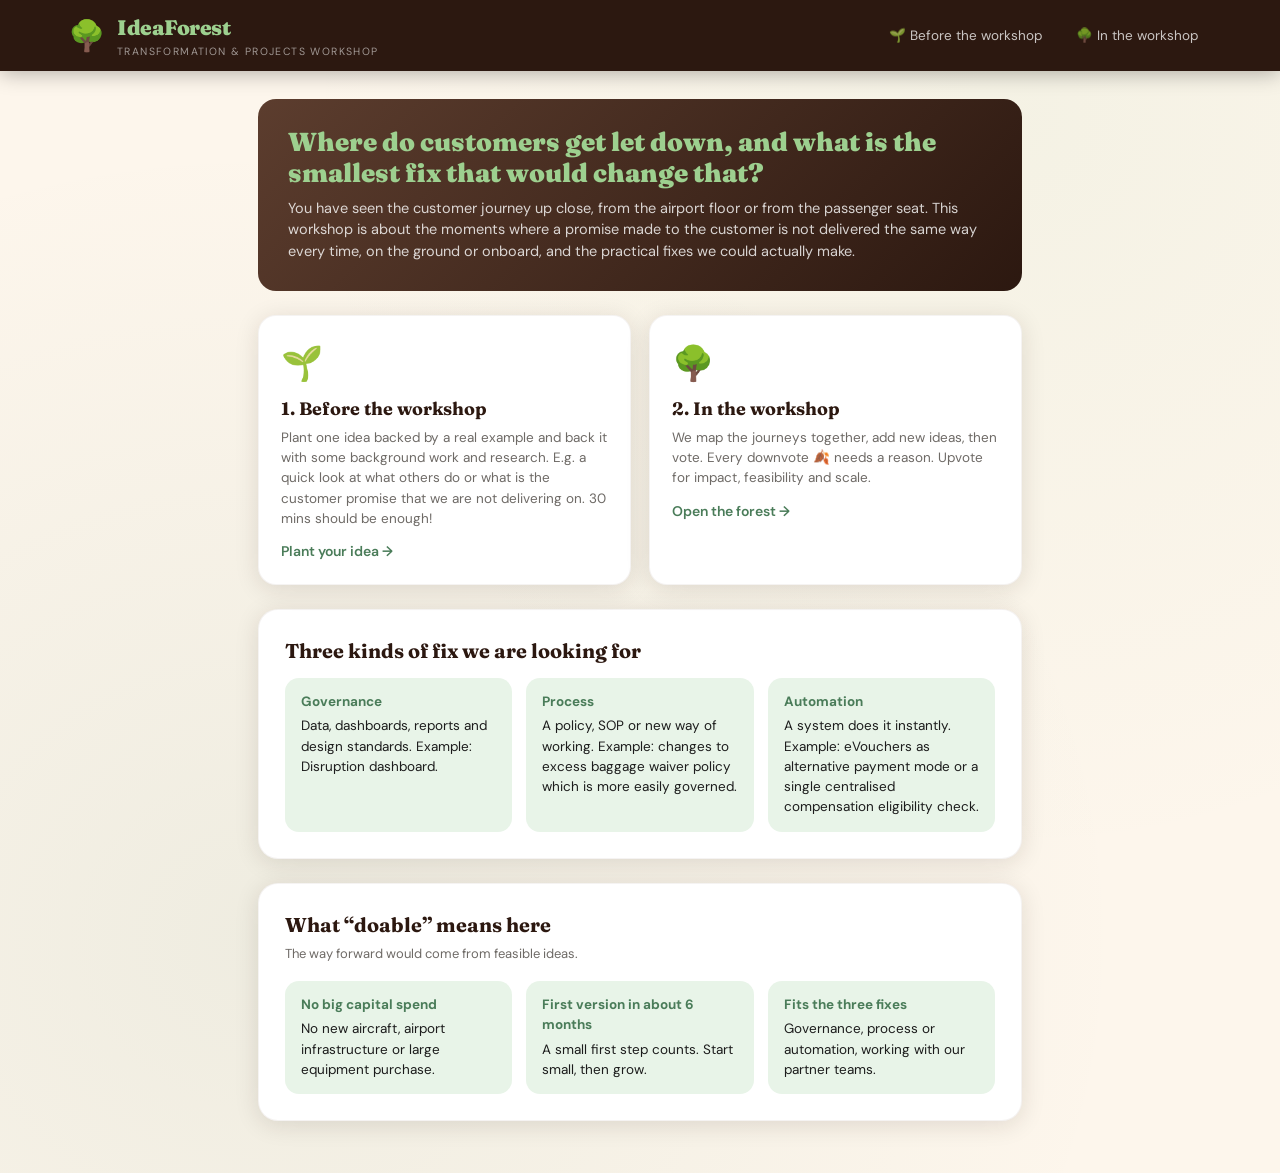
<file: index.html>
<!DOCTYPE html>
<html lang="en">
<head>
<meta charset="UTF-8">
<meta name="viewport" content="width=device-width, initial-scale=1.0">
<title>IdeaForest | Where ideas grow</title>
<link href="https://fonts.googleapis.com/css2?family=Fraunces:ital,wght@0,300;0,600;0,900;1,300&family=DM+Sans:wght@300;400;500;600&display=swap" rel="stylesheet">
<link rel="stylesheet" href="style.css">
</head>
<body>
<header><div class="header-inner">
  <a class="logo" href="index.html"><div class="logo-icon">🌳</div><div class="logo-text"><h1>IdeaForest</h1><p>Transformation &amp; Projects Workshop</p></div></a>
  <nav class="nav"><a href="prepare.html">🌱 Before the workshop</a><a href="workshop.html">🌳 In the workshop</a></nav>
</div></header>
<main class="container narrow">
  <div class="hero">
    <h2>Where do customers get let down, and what is the smallest fix that would change that?</h2>
    <p>You have seen the customer journey up close, from the airport floor or from the passenger seat. This workshop is about the moments where a promise made to the customer is not delivered the same way every time, on the ground or onboard, and the practical fixes we could actually make.</p>
  </div>

  <div class="steps">
    <a class="step-card" href="prepare.html">
      <div class="big">🌱</div><h3>1. Before the workshop</h3>
      <p>Plant one idea backed by a real example and back it with some background work and research. E.g. a quick look at what others do or what is the customer promise that we are not delivering on. 30 mins should be enough!</p>
      <div class="go">Plant your idea →</div>
    </a>
    <a class="step-card" href="workshop.html">
      <div class="big">🌳</div><h3>2. In the workshop</h3>
      <p>We map the journeys together, add new ideas, then vote. Every downvote 🍂 needs a reason. Upvote for impact, feasibility and scale.</p>
      <div class="go">Open the forest →</div>
    </a>
  </div>

  <div class="card">
    <h2>Three kinds of fix we are looking for</h2>
    <div class="rubric">
      <div><strong>Governance</strong>Data, dashboards, reports and design standards. Example: Disruption dashboard.</div>
      <div><strong>Process</strong>A policy, SOP or new way of working. Example: changes to excess baggage waiver policy which is more easily governed.</div>
      <div><strong>Automation</strong>A system does it instantly. Example: eVouchers as alternative payment mode or a single centralised compensation eligibility check.</div>
    </div>
  </div>

  <div class="card">
    <h2>What “doable” means here</h2>
    <p class="sub">The way forward would come from feasible ideas.</p>
    <div class="rubric">
      <div><strong>No big capital spend</strong>No new aircraft, airport infrastructure or large equipment purchase.</div>
      <div><strong>First version in about 6 months</strong>A small first step counts. Start small, then grow.</div>
      <div><strong>Fits the three fixes</strong>Governance, process or automation, working with our partner teams.</div>
    </div>
  </div>
</main>
</body>
</html>
</file>
<file: style.css>
:root {
  --soil: #2C1810; --bark: #5C3D2E; --moss: #4A7C59; --leaf: #6BAF6B; --leaf-light: #9DD08F;
  --sky: #E8F4E8; --parchment: #FDF6EC; --gold: #C9A84C; --red: #C0392B;
  --text: #1C1C1C; --muted: #6E6A66; --white: #FFFFFF;
  --shadow: 0 4px 24px rgba(44,24,16,0.12); --shadow-lg: 0 12px 48px rgba(44,24,16,0.18);
}
* { box-sizing: border-box; margin: 0; padding: 0; }
body {
  font-family: 'DM Sans', system-ui, sans-serif; background: var(--parchment); color: var(--text); min-height: 100vh;
  background-image: radial-gradient(ellipse at 20% 80%, rgba(74,124,89,0.08) 0%, transparent 60%),
                    radial-gradient(ellipse at 80% 10%, rgba(107,175,107,0.06) 0%, transparent 50%);
  line-height: 1.5;
}
a { color: var(--moss); }

/* HEADER */
header { background: var(--soil); color: var(--white); position: sticky; top: 0; z-index: 100; box-shadow: 0 2px 20px rgba(0,0,0,0.3); }
.header-inner { max-width: 1200px; margin: 0 auto; padding: 12px 28px; display: flex; align-items: center; justify-content: space-between; gap: 16px; flex-wrap: wrap; }
.logo { display: flex; align-items: center; gap: 12px; text-decoration: none; color: inherit; }
.logo-icon { font-size: 30px; line-height: 1; }
.logo-text h1 { font-family: 'Fraunces', Georgia, serif; font-size: 21px; font-weight: 900; letter-spacing: -0.5px; color: var(--leaf-light); }
.logo-text p { font-size: 10.5px; color: rgba(255,255,255,0.55); letter-spacing: 1.4px; text-transform: uppercase; }
.nav { display: flex; gap: 6px; flex-wrap: wrap; }
.nav a { color: rgba(255,255,255,0.75); text-decoration: none; font-size: 13.5px; padding: 8px 14px; border-radius: 20px; }
.nav a:hover { background: rgba(255,255,255,0.08); color: #fff; }
.nav a.active { background: var(--moss); color: #fff; }
.who { display: flex; gap: 8px; align-items: center; flex-wrap: wrap; }
.chip { background: rgba(255,255,255,0.1); padding: 6px 12px; border-radius: 20px; font-size: 12.5px; color: rgba(255,255,255,0.85); border: none; font-family: inherit; }
button.chip { cursor: pointer; }
button.chip:hover { background: rgba(255,255,255,0.18); }
.chip.admin-on { background: var(--gold); color: var(--soil); font-weight: 600; }

/* LAYOUT */
.container { max-width: 1200px; margin: 0 auto; padding: 28px; }
.narrow { max-width: 820px; }
.hero { background: linear-gradient(135deg, var(--bark) 0%, var(--soil) 100%); color: #fff; border-radius: 18px; padding: 28px 30px; margin-bottom: 24px; }
.hero h2 { font-family: 'Fraunces', Georgia, serif; font-size: 26px; font-weight: 900; color: var(--leaf-light); margin-bottom: 8px; line-height: 1.2; }
.hero p { color: rgba(255,255,255,0.8); font-size: 14.5px; max-width: 720px; }
.hero ul { margin: 12px 0 0 18px; color: rgba(255,255,255,0.85); font-size: 14px; }
.hero li { margin-bottom: 4px; }
.card { background: #fff; border-radius: 20px; padding: 26px; box-shadow: var(--shadow); border: 1.5px solid rgba(92,61,46,0.06); margin-bottom: 24px; }
.card h2, .section-title { font-family: 'Fraunces', Georgia, serif; color: var(--soil); font-size: 20px; margin-bottom: 4px; }
.sub { font-size: 13px; color: var(--muted); margin-bottom: 18px; }
.section-head { display: flex; align-items: baseline; justify-content: space-between; gap: 12px; margin: 8px 0 14px; flex-wrap: wrap; }

/* HOME */
.steps { display: grid; grid-template-columns: repeat(auto-fit, minmax(240px, 1fr)); gap: 18px; margin-bottom: 24px; }
.step-card { background: #fff; border-radius: 18px; padding: 22px; box-shadow: var(--shadow); text-decoration: none; color: inherit; display: block; border: 1.5px solid rgba(92,61,46,0.06); transition: transform .2s, box-shadow .2s; }
a.step-card:hover { transform: translateY(-3px); box-shadow: var(--shadow-lg); }
.step-card .big { font-size: 34px; }
.step-card h3 { font-family: 'Fraunces', Georgia, serif; color: var(--soil); font-size: 18px; margin: 6px 0; }
.step-card p { font-size: 13.5px; color: var(--muted); }
.step-card .go { margin-top: 12px; font-weight: 600; color: var(--moss); font-size: 14px; }
.rubric { display: grid; grid-template-columns: repeat(auto-fit, minmax(220px, 1fr)); gap: 14px; margin-top: 12px; }
.rubric div { background: var(--sky); border-radius: 14px; padding: 14px 16px; font-size: 13.5px; }
.rubric strong { display: block; color: var(--moss); margin-bottom: 4px; }

/* FORM */
label { font-size: 13px; font-weight: 600; color: var(--bark); display: block; margin-bottom: 4px; }
.hint { font-size: 12px; color: var(--muted); font-weight: 400; margin-bottom: 6px; display: block; }
input[type=text], input[type=password], input[type=email], textarea, select {
  width: 100%; padding: 11px 14px; border: 1.5px solid rgba(92,61,46,0.15); border-radius: 12px;
  font-family: inherit; font-size: 14px; color: var(--text); background: var(--parchment); margin-bottom: 16px; resize: vertical;
}
input:focus, textarea:focus, select:focus { outline: none; border-color: var(--moss); background: #fff; }
.field-group { margin-bottom: 4px; }
.radio-row { display: flex; flex-wrap: wrap; gap: 10px; margin-bottom: 16px; }
.radio-row label { font-weight: 400; color: var(--text); display: flex; gap: 8px; align-items: flex-start; background: var(--parchment); border: 1.5px solid rgba(92,61,46,0.15); border-radius: 12px; padding: 10px 14px; cursor: pointer; flex: 1 1 200px; font-size: 13px; margin: 0; }
.radio-row label:has(input:checked) { border-color: var(--moss); background: var(--sky); }
.radio-row.compact label { flex: 0 0 auto; }
.nudge { display: none; background: #FFF6DD; border: 1.5px solid var(--gold); border-radius: 12px; padding: 10px 14px; font-size: 13px; margin: -6px 0 16px; color: #6a5312; }
.nudge.show { display: block; }
.divider { border: none; border-top: 1px dashed rgba(92,61,46,0.2); margin: 6px 0 18px; }
.form-actions { display: flex; gap: 12px; justify-content: flex-end; align-items: center; flex-wrap: wrap; }
.btn { padding: 11px 24px; border-radius: 24px; border: none; font-family: inherit; font-size: 14px; font-weight: 500; cursor: pointer; transition: all .15s; background: var(--moss); color: #fff; }
.btn:hover { background: var(--leaf); transform: translateY(-1px); }
.btn.secondary { background: transparent; border: 1.5px solid rgba(92,61,46,0.25); color: var(--bark); }
.btn.secondary:hover { background: var(--sky); }
.btn.danger { background: var(--red); }
.btn.small { padding: 7px 14px; font-size: 13px; }
.btn[disabled] { opacity: .45; cursor: not-allowed; transform: none; }

/* BARS */
.status-bar { display: flex; align-items: center; justify-content: space-between; gap: 12px; flex-wrap: wrap; border-radius: 14px; padding: 12px 18px; margin-bottom: 18px; font-size: 14px; }
.status-bar.open { background: var(--sky); color: #2f5a3c; border: 1.5px solid rgba(74,124,89,0.3); }
.status-bar.closed { background: #FFF1E6; color: #8a4b12; border: 1.5px solid rgba(201,120,40,0.3); }
.admin-bar { display: flex; gap: 8px; flex-wrap: wrap; }
.age-note { font-size: 12.5px; color: var(--muted); align-self: center; }
.age-note.due { color: #8a4b12; font-weight: 600; }
.banner-warn { background: #FEF0F0; border: 1.5px solid rgba(192,57,43,0.35); color: #8a2a20; border-radius: 14px; padding: 12px 18px; margin-bottom: 18px; font-size: 13.5px; }
.banner-demo { background: #FFF6DD; border: 1.5px solid var(--gold); color: #6a5312; border-radius: 14px; padding: 12px 18px; margin-bottom: 18px; font-size: 13.5px; }
.top-banner { background: linear-gradient(135deg, var(--bark) 0%, var(--soil) 100%); color: #fff; border-radius: 16px; padding: 18px 24px; margin-bottom: 22px; }
.top-banner h2 { font-family: 'Fraunces', Georgia, serif; font-size: 17px; color: var(--gold); }
.top-banner p.s { font-size: 12.5px; color: rgba(255,255,255,0.65); margin: 2px 0 12px; }
.top-list { display: grid; grid-template-columns: repeat(auto-fit, minmax(260px, 1fr)); gap: 12px; }
.top-badge { background: rgba(201,168,76,0.15); border: 1px solid rgba(201,168,76,0.35); border-radius: 12px; padding: 10px 14px; }
.top-badge .rank { font-size: 10px; color: var(--gold); letter-spacing: 1px; text-transform: uppercase; font-weight: 600; }
.top-badge .nm { font-size: 14px; font-weight: 600; margin-top: 2px; }
.top-badge .vc { font-size: 12px; color: rgba(255,255,255,0.6); }
.filters { display: flex; gap: 8px; margin-bottom: 20px; flex-wrap: wrap; align-items: center; }
.filter-btn { padding: 7px 15px; border-radius: 20px; border: 1.5px solid rgba(92,61,46,0.2); background: #fff; font-family: inherit; font-size: 13px; cursor: pointer; color: var(--bark); }
.filter-btn:hover, .filter-btn.active { background: var(--bark); color: #fff; border-color: var(--bark); }
.filters select { width: auto; margin: 0; padding: 7px 12px; font-size: 13px; border-radius: 20px; }

/* GRID + CARDS */
.ideas-grid { display: grid; grid-template-columns: repeat(auto-fill, minmax(320px, 1fr)); gap: 24px; }
.idea-card { background: #fff; border-radius: 20px; padding: 22px; box-shadow: var(--shadow); position: relative; border: 1.5px solid rgba(92,61,46,0.06); transition: transform .2s, box-shadow .2s; display: flex; flex-direction: column; }
.idea-card:hover { transform: translateY(-3px); box-shadow: var(--shadow-lg); }
.idea-card.is-tree { border-color: var(--gold); background: linear-gradient(180deg, #FFFDF4 0%, #fff 100%); }
.ribbon { position: absolute; top: -11px; left: 18px; background: var(--gold); color: #fff; font-size: 11px; font-weight: 600; padding: 3px 12px; border-radius: 20px; }
.tree-visual { display: flex; flex-direction: column; align-items: center; margin-bottom: 12px; position: relative; height: 92px; }
.tree-svg { width: 76px; height: 86px; filter: drop-shadow(0 2px 4px rgba(0,0,0,0.1)); }
.growth-label { position: absolute; bottom: 0; right: 0; background: var(--sky); color: var(--moss); font-size: 10px; font-weight: 600; padding: 2px 8px; border-radius: 10px; }
.progress-bar-bg { background: var(--sky); border-radius: 6px; height: 6px; overflow: hidden; }
.progress-bar-fill { height: 100%; background: linear-gradient(90deg, var(--moss), var(--leaf-light)); border-radius: 6px; transition: width .6s cubic-bezier(0.34,1.56,0.64,1); }
.progress-meta { display: flex; justify-content: space-between; font-size: 11px; color: var(--muted); margin: 5px 0 14px; }
.tags { display: flex; flex-wrap: wrap; gap: 6px; margin-bottom: 10px; }
.tag { font-size: 10.5px; font-weight: 600; letter-spacing: .6px; text-transform: uppercase; padding: 3px 9px; border-radius: 10px; background: var(--sky); color: var(--moss); }
.tag.fix { background: #EFE7DA; color: var(--bark); }
.tag.ok { background: #DDF2DD; color: #226b2e; }
.tag.big { background: #FFF0D6; color: #8a5a00; }
.idea-title { font-family: 'Fraunces', Georgia, serif; font-size: 17px; font-weight: 600; line-height: 1.3; color: var(--soil); margin-bottom: 8px; }
.idea-desc { font-size: 13.5px; color: #3c3a38; margin-bottom: 10px; white-space: pre-wrap; }
.evidence { font-size: 12.5px; background: var(--parchment); border-radius: 12px; padding: 10px 12px; margin-bottom: 10px; color: #4a4642; }
.evidence b { color: var(--bark); }
.evidence div + div { margin-top: 6px; white-space: pre-wrap; }
.evidence a { word-break: break-all; }
.downvote-reason { background: #FEF9F9; border-left: 3px solid rgba(192,57,43,0.35); padding: 5px 10px; margin-top: 5px; border-radius: 0 6px 6px 0; color: #77706c; font-style: italic; font-size: 12px; }
.idea-footer { display: flex; align-items: center; justify-content: space-between; gap: 8px; margin-top: auto; padding-top: 12px; flex-wrap: wrap; }
.idea-author { font-size: 12px; color: var(--muted); display: flex; align-items: center; gap: 6px; }
.avatar { width: 22px; height: 22px; border-radius: 50%; background: var(--moss); color: #fff; font-size: 10px; font-weight: 700; display: flex; align-items: center; justify-content: center; }
.vote-actions { display: flex; gap: 8px; align-items: center; }
.vote-btn { display: flex; align-items: center; gap: 5px; padding: 7px 13px; border-radius: 20px; border: 1.5px solid transparent; font-family: inherit; font-size: 13px; font-weight: 500; cursor: pointer; transition: all .15s; }
.vote-up { background: var(--sky); color: var(--moss); border-color: rgba(74,124,89,0.2); }
.vote-up:hover, .vote-up.mine { background: var(--moss); color: #fff; border-color: var(--moss); }
.vote-down { background: #FEF0F0; color: var(--red); border-color: rgba(192,57,43,0.18); }
.vote-down:hover, .vote-down.mine { background: var(--red); color: #fff; border-color: var(--red); }
.vote-btn[disabled] { opacity: .4; cursor: not-allowed; }
.idea-date { font-size: 11px; color: rgba(110,106,102,0.8); margin-top: 10px; padding-top: 10px; border-top: 1px solid rgba(0,0,0,0.06); display: flex; justify-content: space-between; align-items: center; }
.del-btn { background: none; border: none; color: var(--red); font-size: 12px; cursor: pointer; text-decoration: underline; font-family: inherit; }
.empty-state { text-align: center; padding: 50px 20px; color: var(--muted); grid-column: 1 / -1; }
.empty-state .big-icon { font-size: 56px; display: block; margin-bottom: 10px; }
.empty-state h3 { font-family: 'Fraunces', Georgia, serif; color: var(--bark); font-size: 20px; margin-bottom: 6px; }
.loading { text-align: center; padding: 50px; color: var(--muted); grid-column: 1/-1; }
.fab { position: fixed; right: 22px; bottom: 22px; z-index: 90; box-shadow: var(--shadow-lg); padding: 14px 24px; font-size: 15px; }

/* MODAL / TOAST */
.modal-overlay { position: fixed; inset: 0; background: rgba(44,24,16,0.6); backdrop-filter: blur(4px); z-index: 200; display: flex; align-items: center; justify-content: center; padding: 16px; overflow-y: auto; }
.modal { background: #fff; border-radius: 22px; padding: 28px; max-width: 600px; width: 100%; box-shadow: 0 24px 80px rgba(0,0,0,0.25); max-height: 92vh; overflow-y: auto; }
.modal h2 { font-family: 'Fraunces', Georgia, serif; font-size: 22px; font-weight: 900; color: var(--soil); margin-bottom: 4px; }
.modal-actions { display: flex; gap: 12px; justify-content: flex-end; margin-top: 8px; }
.name-grid { display: grid; grid-template-columns: repeat(auto-fill, minmax(150px, 1fr)); gap: 8px; margin-bottom: 8px; }
.name-btn { padding: 11px 12px; border-radius: 12px; border: 1.5px solid rgba(92,61,46,0.18); background: var(--parchment); font-family: inherit; font-size: 13.5px; cursor: pointer; text-align: left; }
.name-btn:hover { background: var(--sky); border-color: var(--moss); }
.gate { max-width: 420px; margin: 12vh auto; }
.toast { position: fixed; bottom: 24px; left: 50%; transform: translate(-50%, 90px); background: var(--soil); color: #fff; padding: 13px 20px; border-radius: 14px; font-size: 14px; box-shadow: var(--shadow-lg); opacity: 0; transition: all .35s cubic-bezier(0.34,1.56,0.64,1); z-index: 500; max-width: 90vw; }
.toast.show { transform: translate(-50%, 0); opacity: 1; }
.toast.success { background: var(--moss); }
.toast.error { background: var(--red); }

@media (max-width: 640px) {
  .container { padding: 16px; }
  .header-inner { padding: 10px 14px; }
  .ideas-grid { grid-template-columns: 1fr; }
  .hero { padding: 22px 20px; }
  .hero h2 { font-size: 22px; }
  .modal { padding: 22px 18px; }
  .fab { right: 14px; bottom: 14px; }
}
</file>
